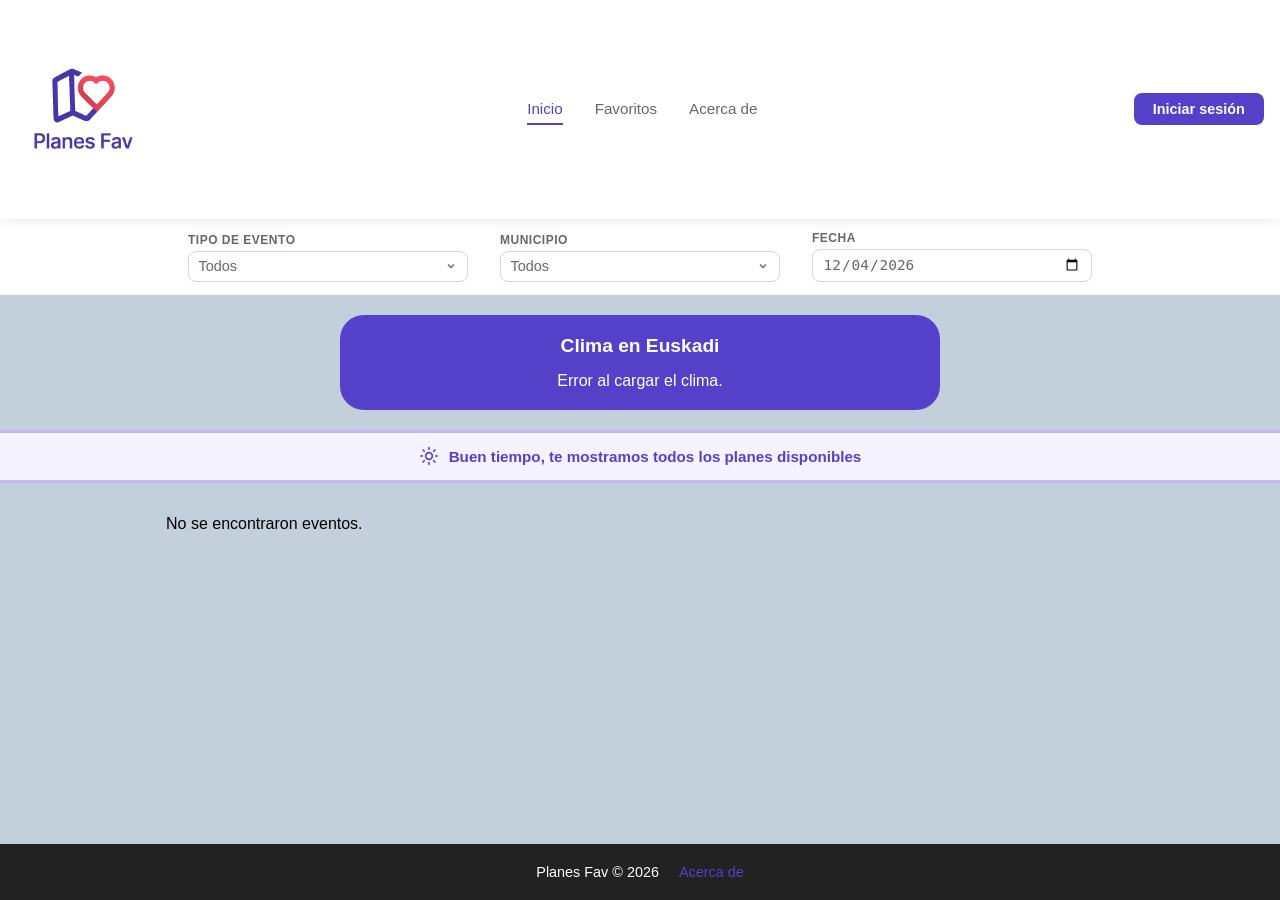
<file: index.html>
<!DOCTYPE html>
<html lang="es">

<head>
  <meta charset="UTF-8">
  <meta name="viewport" content="width=device-width, initial-scale=1.0">
  <title>Home</title>

  <link rel="icon" type="image/x-icon" href="./assets/favicon.ico">
  <link rel="stylesheet" href="src/css/styles.css">
  <link rel="stylesheet" href="src/css/nav.css">
  <link rel="stylesheet" href="src/css/index.css">
  <link rel="stylesheet" href="src/css/card.css">
</head>

<body>

  <nav class="navbar" id="navbar"></nav>

  <section id="filter" class="filter-bar">
    <label class="filter-label">
      <span>Tipo de evento</span>
      <div id="type-container"></div>
    </label>
    <label class="filter-label">
      <span>Municipio</span>
      <div id="municipalities-container"></div>
    </label>
    <label class="filter-label">
      <span>Fecha</span>
      <div id="date-filter"></div>
    </label>
  </section>

  <section id="weather" class="weather-section">
    <div class="weather-card">
      <h2></h2>
      <div id="weather-info" class="weather-content">
        <p>Cargando clima...</p>
      </div>
    </div>
  </section>

  <main id="view-container"></main>

  <footer class="footer" id="footer"></footer>

  <script src="src/components/nav.js"></script>
  <script type="module" src="src/js/index.js"></script>
  <script type="module" src="src/js/definir-card.js"></script>
  <script type="module" src="src/components/footer.js"></script>
  <script type="module" src="./src/js/eventSearcher.js"></script>

</body>

</html>
</file>
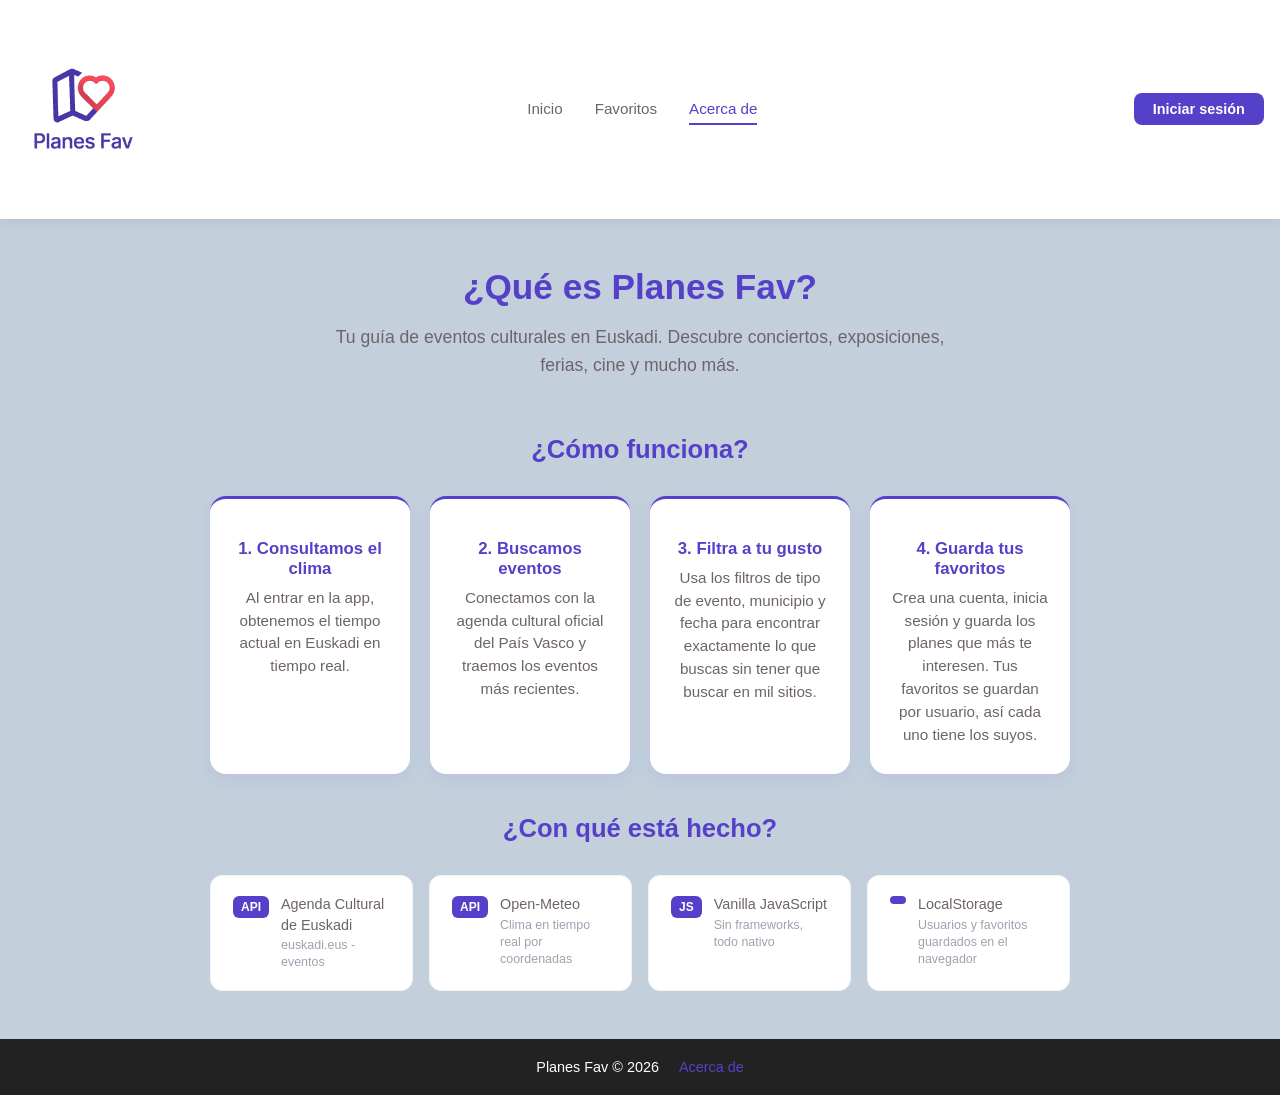
<file: about.html>
<!DOCTYPE html>
<html lang="es">

<head>
    <meta charset="UTF-8">
    <meta name="viewport" content="width=device-width, initial-scale=1.0">
    <title>Acerca de</title>
    <link rel="icon" type="image/x-icon" href="./assets/favicon.ico">
    <link rel="stylesheet" href="src/css/styles.css">
    <link rel="stylesheet" href="src/css/nav.css">
    <link rel="stylesheet" href="src/css/index.css">
    <link rel="stylesheet" href="src/css/about.css">
</head>

<body>

    <nav class="navbar" id="navbar"></nav>

    <main class="page-main">

        <section class="about-hero">
            <h1>¿Qué es Planes Fav?</h1>
            <p>Tu guía de eventos culturales en Euskadi. Descubre conciertos, exposiciones, ferias, cine y mucho más.</p>
        </section>

        <section class="about-section">
            <h2>¿Cómo funciona?</h2>
            <div class="steps">
                <div class="step">
                    <div class="step-icon"></div>
                    <h3>1. Consultamos el clima</h3>
                    <p>Al entrar en la app, obtenemos el tiempo actual en Euskadi en tiempo real.</p>
                </div>
                <div class="step">
                    <div class="step-icon"></div>
                    <h3>2. Buscamos eventos</h3>
                    <p>Conectamos con la agenda cultural oficial del País Vasco y traemos los eventos más recientes.</p>
                </div>
                <div class="step">
                    <div class="step-icon"></div>
                    <h3>3. Filtra a tu gusto</h3>
                    <p>Usa los filtros de tipo de evento, municipio y fecha para encontrar exactamente lo que buscas sin tener que buscar en mil sitios.</p>
                </div>
                <div class="step">
                    <div class="step-icon"></div>
                    <h3>4. Guarda tus favoritos</h3>
                    <p>Crea una cuenta, inicia sesión y guarda los planes que más te interesen. Tus favoritos se guardan por usuario, así cada uno tiene los suyos.</p>
                </div>
            </div>
        </section>

        <section class="about-section about-tech">
            <h2>¿Con qué está hecho?</h2>
            <div class="tech-grid">
                <div class="tech-item">
                    <span class="tech-badge">API</span>
                    <p>Agenda Cultural de Euskadi <br><small>euskadi.eus - eventos</small></p>
                </div>
                <div class="tech-item">
                    <span class="tech-badge">API</span>
                    <p>Open-Meteo <br><small>Clima en tiempo real por coordenadas</small></p>
                </div>
                <div class="tech-item">
                    <span class="tech-badge">JS</span>
                    <p>Vanilla JavaScript <br><small>Sin frameworks, todo nativo</small></p>
                </div>
                <div class="tech-item">
                    <span class="tech-badge"></span>
                    <p>LocalStorage <br><small>Usuarios y favoritos guardados en el navegador</small></p>
                </div>
            </div>
        </section>

    </main>

    <footer class="footer" id="footer"></footer>

    <script src="src/components/nav.js"></script>
    <script type="module" src="src/components/footer.js"></script>

</body>

</html>
</file>
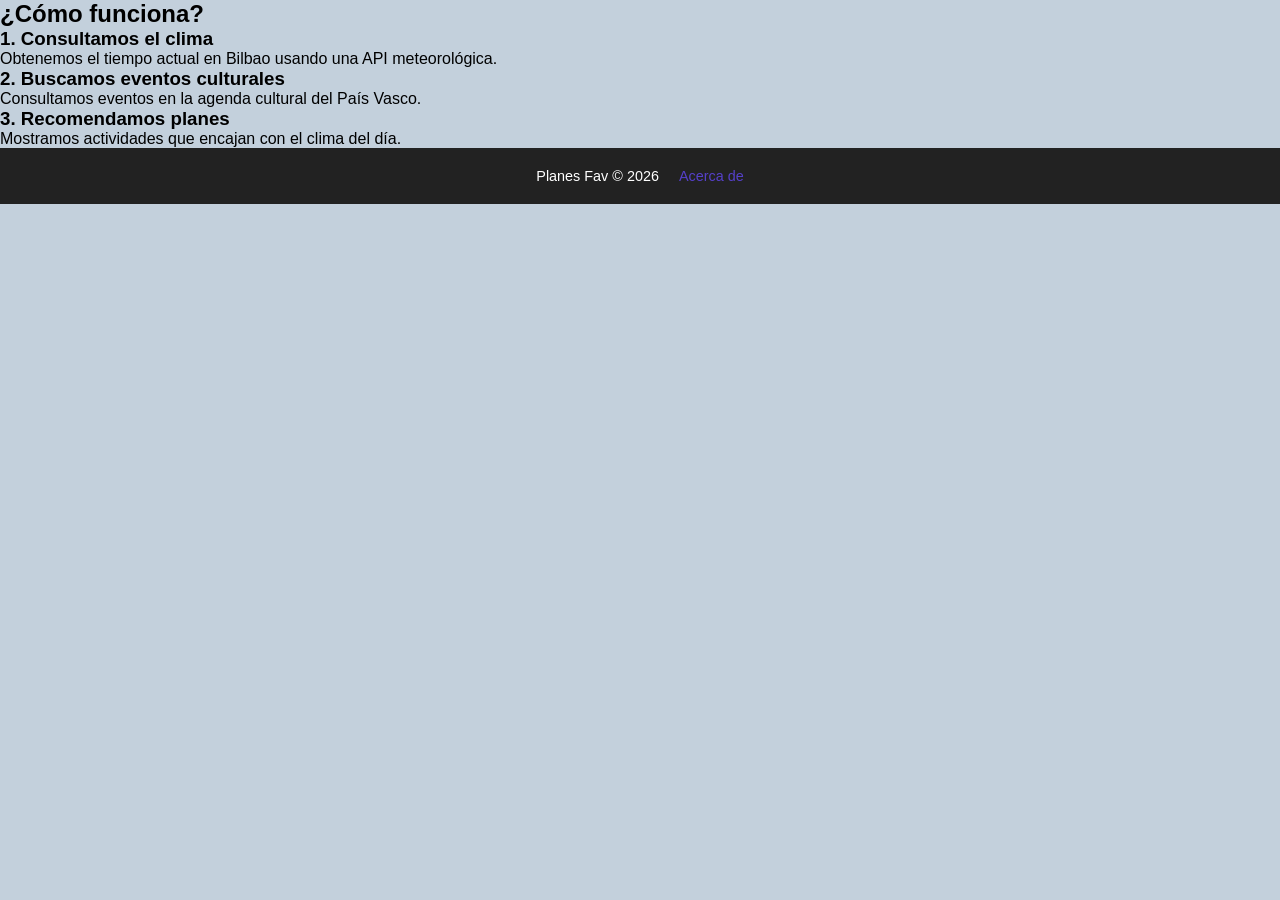
<file: acerca.html>
<!DOCTYPE html>
<html lang="en">

<head>
    <meta charset="UTF-8">
    <meta name="viewport" content="width=device-width, initial-scale=1.0">
    <title>Acerca de</title>
    <link rel="icon" type="image/x-icon" href="./assets/favicon.ico">
    <link rel="stylesheet" href="src/css/index.css">

</head>

<body>
    <section id="about">
        <h2>¿Cómo funciona?</h2>
        <div class="steps">
            <div class="step">
                <h3>1. Consultamos el clima</h3>
                <p>Obtenemos el tiempo actual en Bilbao usando una API meteorológica.</p>
            </div>
            <div class="step">
                <h3>2. Buscamos eventos culturales</h3>
                <p>Consultamos eventos en la agenda cultural del País Vasco.</p>
            </div>
            <div class="step">
                <h3>3. Recomendamos planes</h3>
                <p>Mostramos actividades que encajan con el clima del día.</p>
            </div>
        </div>
    </section>
    <footer class="footer" id="footer"> </footer>
    <script type="module" src="src/components/footer.js"></script>

</body>

</html>
</file>
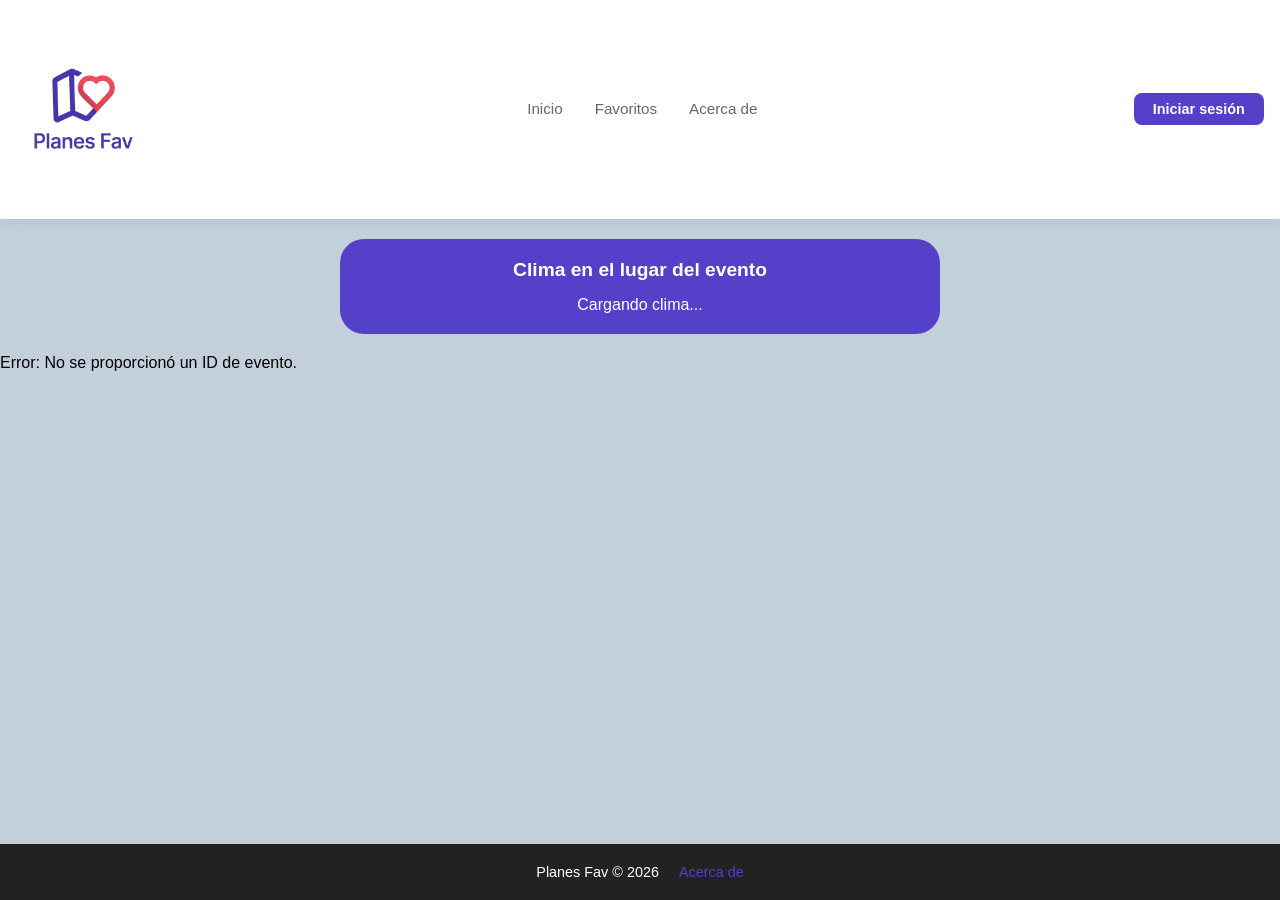
<file: details-card.html>
<!DOCTYPE html>
<html lang="es">

<head>
    <meta charset="UTF-8">
    <meta name="viewport" content="width=device-width, initial-scale=1.0">
    <title>Detalle del evento</title>
    <link rel="icon" type="image/x-icon" href="./assets/favicon.ico">
    <link rel="stylesheet" href="src/css/styles.css">
    <link rel="stylesheet" href="src/css/nav.css">
    <link rel="stylesheet" href="src/css/index.css">
    <link rel="stylesheet" href="src/css/card.css">
</head>

<body>

    <nav class="navbar" id="navbar"></nav>

    <section id="weather" class="weather-section">
        <div class="weather-card">
            <h2>Clima en el lugar del evento</h2>
            <div id="weather-info" class="weather-content">
                <p>Cargando clima...</p>
            </div>
        </div>
    </section>

    <main id="view-container-details"></main>

    <footer class="footer" id="footer"></footer>

    <script src="src/components/nav.js"></script>
    <script type="module" src="src/js/details-card.js"></script>
    <script type="module" src="src/components/footer.js"></script>

</body>

</html>
</file>
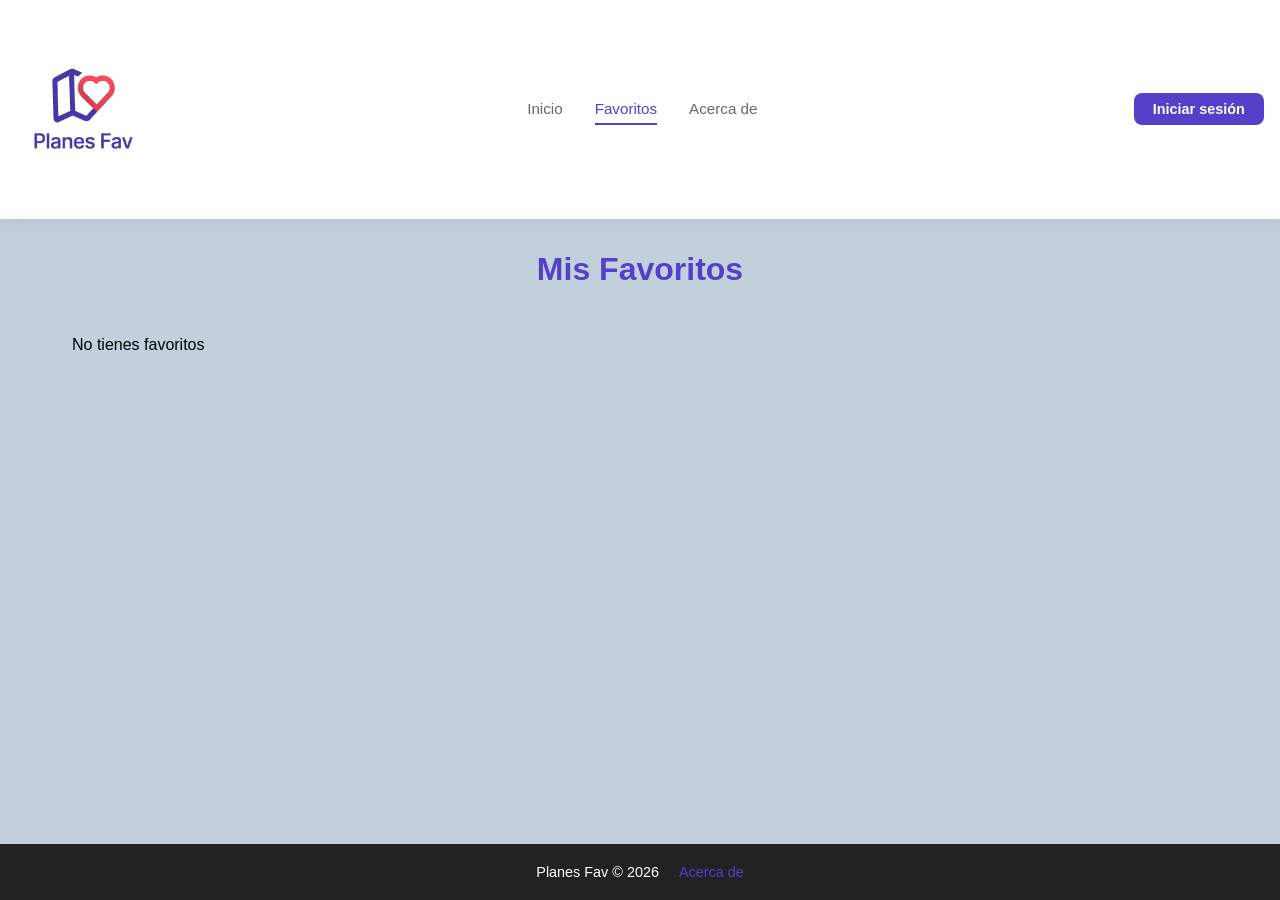
<file: favorites.html>
<!DOCTYPE html>
<html lang="es">

<head>
    <meta charset="UTF-8">
    <meta name="viewport" content="width=device-width, initial-scale=1.0">
    <title>Favoritos</title>

    <link rel="icon" type="image/x-icon" href="./assets/favicon.ico">
    <link rel="stylesheet" href="src/css/styles.css">
    <link rel="stylesheet" href="src/css/nav.css">
    <link rel="stylesheet" href="src/css/index.css">
    <link rel="stylesheet" href="src/css/card.css">
    <link rel="stylesheet" href="src/css/favorites.css">
</head>

<body>

    <nav class="navbar" id="navbar"></nav>

    <main>
        <h1 class="favorites-header">Mis Favoritos</h1>
        <section id="favorites-container" class="cards-container">
            <p>Cargando favoritos...</p>
        </section>
    </main>

    <footer class="footer" id="footer"></footer>

    <script src="src/components/nav.js"></script>
    <script type="module" src="src/js/favorites.js"></script>
    <script type="module" src="src/components/footer.js"></script>

</body>

</html>
</file>
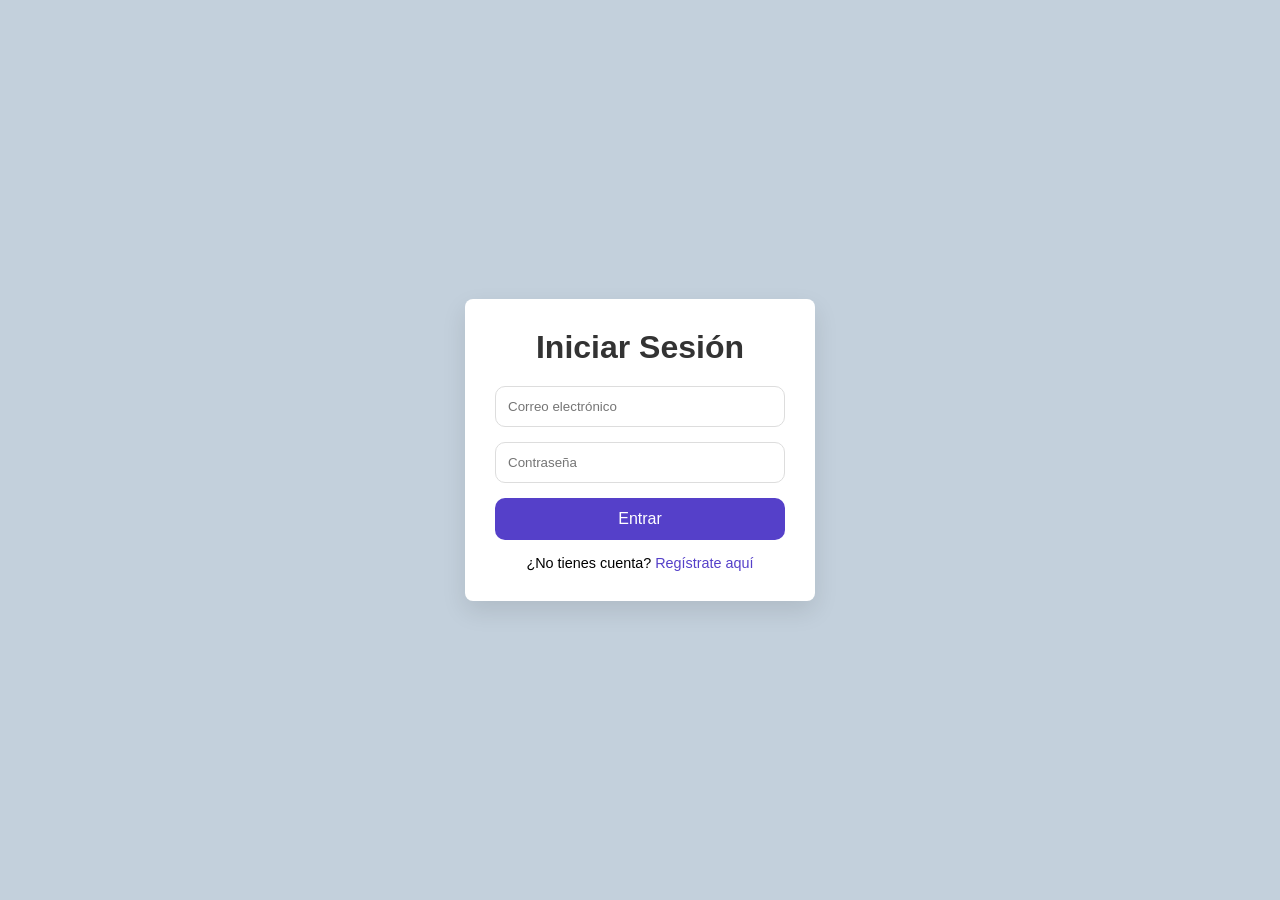
<file: login.html>
<!DOCTYPE html>
<html lang="es">

<head>
    <meta charset="UTF-8">
    <meta name="viewport" content="width=device-width, initial-scale=1.0">
    <title>Acceso</title>
    <link rel="stylesheet" href="src/css/login.css">
</head>

<body>
    <div class="container">

        <form id="login-form" class="form-box">
            <h1>Iniciar Sesión</h1>
            <input type="email" placeholder="Correo electrónico" required>
            <input type="password" placeholder="Contraseña" required>
            <button type="submit">Entrar</button>
            <p>¿No tienes cuenta? <a href="#" id="show-register">Regístrate aquí</a></p>
        </form>


        <form id="register-form" class="form-box hidden">
            <h1>Crear Cuenta</h1>
            <input type="text" id="name" placeholder="Nombre completo" required>
            <input type="email" id="email" placeholder="Correo electrónico" required>
            <input type="password" id="reg-pass1" class="password" placeholder="Crea una contraseña" required>
            <input type="password" id="reg-pass2" class="password" placeholder="Repite la contraseña" required>
            <span id="incorrect">Las contraseñas no coinciden</span>
            <button type="submit" id="register">Registrarse</button>
            <p>¿Ya tienes cuenta? <a href="#" id="show-login">Inicia sesión</a></p>
        </form>
    </div>

    <script type="module" src="src/js/login.js"></script>
</body>

</html>
</file>
<file: src/css/styles.css>
:root {
    --primary: #5540C9;
    --secondary: #c3d0dc;
    --bg-btn-hover: #6366f1;
    --bg-card: #ffffff;
    --text-main: #6E636B;
    --text-light: #f3f4f6;
    --icon-fav: #ff4b5c;
}

* {
    box-sizing: border-box;
    padding: 0;
    margin: 0;
}

body {
    background: var(--secondary);
    font-family: sans-serif;
    min-height: 100vh;
    display: flex;
    flex-direction: column;
}

main,
.page-main {
    flex: 1;
}

button {
    width: 100%;
    padding: 12px;
    background-color: var(--primary);
    color: var(--bg-card);
    border: none;
    border-radius: 10px;
    cursor: pointer;
    font-size: 16px;
}

button:hover {
    background-color: var(--bg-btn-hover);
}

a {
    color: var(--primary);
    text-decoration: none;
}

a:hover {
    color: var(--bg-btn-hover);
}
</file>
<file: src/css/nav.css>
.navbar {
    display: flex;
    justify-content: space-between;
    align-items: center;
    padding: 0.75rem 2rem;
    background: var(--bg-card);
    box-shadow: 0 2px 12px rgba(0, 0, 0, 0.08);
    position: sticky;
    top: 0;
    z-index: 100;
}

.nav-left .logo {
    width: 120px;
    height: auto;
    object-fit: contain;
    display: block;
}

.nav-links {
    display: flex;
    gap: 2rem;
    align-items: center;
}

.nav-links a {
    color: var(--text-main);
    font-weight: 500;
    font-size: 0.95rem;
    padding: 0.4rem 0;
    border-bottom: 2px solid transparent;
    transition: 0.2s;
}

.nav-links a:hover,
.nav-links a.active {
    color: var(--primary);
    border-bottom-color: var(--primary);
}

.nav-right {
    display: flex;
    align-items: center;
    gap: 1rem;
}

.nav-user {
    display: flex;
    align-items: center;
    gap: 0.75rem;
}

.nav-username {
    font-size: 0.9rem;
    color: var(--text-main);
    font-weight: 500;
}

.btn-login,
.btn-logout {
    width: auto;
    padding: 0.5rem 1.2rem;
    font-size: 0.9rem;
    border-radius: 8px;
    cursor: pointer;
    font-weight: 600;
    transition: 0.2s;
}

.btn-login {
    background: var(--primary);
    color: var(--bg-card);
    border: none;
}

.btn-login:hover {
    background: var(--bg-btn-hover);
}

.btn-logout {
    background: transparent;
    color: var(--primary);
    border: 2px solid var(--primary);
}

.btn-logout:hover {
    background: var(--primary);
    color: var(--bg-card);
}

@media (max-width: 600px) {
    .navbar {
        flex-wrap: wrap;
        gap: 0.75rem;
        padding: 0.75rem 1rem;
    }

    .nav-links {
        order: 3;
        width: 100%;
        justify-content: center;
        gap: 1.5rem;
    }

    .nav-left,
    .nav-right {
        flex: 1;
    }

    .nav-right {
        justify-content: flex-end;
    }
}
</file>
<file: src/css/index.css>
@import url('styles.css');

.navbar {
    display: flex;
    justify-content: space-between;
    align-items: center;
    padding: 0.5rem 1rem;
}

.nav-left .logo {
    width: 135px;
    height: auto;
    object-fit: contain;
}

.filter-bar {
    display: flex;
    flex-direction: row;
    flex-wrap: wrap;
    justify-content: center;
    gap: 2rem;
    align-items: flex-end;
    padding: 0.75rem 1.5rem;
    background: var(--bg-card);
    border-bottom: 1px solid var(--text-light);
}

.filter-label {
    display: flex;
    flex-direction: column;
    gap: 0.25rem;
    flex: 1 1 160px;
    min-width: 0;
    max-width: 280px;
}

.filter-label span {
    font-size: 0.75rem;
    font-weight: 600;
    color: var(--text-main);
    text-transform: uppercase;
    letter-spacing: 0.5px;
}

.filter-label select,
.filter-label input[type="date"],
.filter-label #date-filter input {
    width: 100%;
    padding: 0.4rem 0.6rem;
    border: 1px solid #d1d5db;
    border-radius: 8px;
    font-size: 0.9rem;
    background: white;
    color: var(--text-main);
}

.weather-section {
    display: flex;
    justify-content: center;
    padding: 20px;
}

.weather-card {
    background: var(--primary);
    border-radius: 24px;
    padding: 20px 40px;
    color: var(--bg-card);
    text-align: center;
    width: 100%;
    max-width: 600px;
}

.weather-card h2 {
    font-size: 1.2rem;
    margin-bottom: 15px;
    font-weight: 600;
}

.weather-content {
    display: flex;
    gap: 30px;
    justify-content: center;
    align-items: center;
    flex-wrap: wrap; 
}

.weather-item {
    display: flex;
    flex-direction: column;
    gap: 4px;
}

.weather-item .label {
    font-size: 0.7rem;
    text-transform: uppercase;
    letter-spacing: 1px;
    opacity: 0.8;
}

.weather-item .value {
    font-size: 1.1rem;
    font-weight: 600;
}

.weather-state {
    display: flex;
    align-items: center;
    gap: 6px;
}

.weather-state svg {
    flex-shrink: 0;
    stroke: var(--bg-card);
}

.footer {
    display: flex;
    justify-content: center;
    align-items: center;
    gap: 20px;
    padding: 20px;
    background: #222;
    color: #fff;
    font-size: 0.9rem;
    flex-shrink: 0;
}

.footer p { margin: 0; }

#view-container { flex: 1; }

@media (max-width: 600px) {
    .filter-bar {
        flex-direction: column;
        padding: 0.75rem 1rem;
        gap: 0.75rem;
    }

    .filter-label {
        flex: unset;
        width: 100%;
        max-width: 100%;
    }

    .weather-card {
        padding: 16px 20px;
    }

    .weather-content {
        gap: 16px;
    }

    .footer {
        flex-direction: column;
        gap: 8px;
        padding: 16px;
        font-size: 0.85rem;
    }
}

.custom-select {
    position: relative;
    width: 100%;
    user-select: none;
}

.custom-select__selected {
    display: flex;
    justify-content: space-between;
    align-items: center;
    padding: 0.4rem 0.6rem;
    border: 1px solid #d1d5db;
    border-radius: 8px;
    font-size: 0.9rem;
    background: white;
    color: var(--text-main);
    cursor: pointer;
    transition: 0.2s;
}

.custom-select.open .custom-select__selected {
    border-color: var(--primary);
    border-bottom-left-radius: 0;
    border-bottom-right-radius: 0;
}

.custom-select__arrow {
    display: flex;
    align-items: center;
    transition: 0.2s;
    color: var(--text-main);
    flex-shrink: 0;
}

.custom-select.open .custom-select__arrow {
    transform: rotate(180deg);
}

.custom-select__list {
    display: none;
    position: absolute;
    top: 100%;
    left: 0;
    right: 0;
    background: white;
    border: 1px solid var(--primary);
    border-top: none;
    border-radius: 0 0 8px 8px;
    list-style: none;
    max-height: 220px;
    overflow-y: auto;
    z-index: 200;
    box-shadow: 0 8px 20px rgba(85, 64, 201, 0.12);
}

.custom-select.open .custom-select__list {
    display: block;
}

.custom-select__option {
    padding: 0.5rem 0.75rem;
    font-size: 0.9rem;
    color: var(--text-main);
    cursor: pointer;
    transition: 0.15s;
}

.custom-select__option:hover {
    background: #f3f0ff;
    color: var(--primary);
}

.custom-select__option.active {
    background: #ede9fe;
    color: var(--primary);
    font-weight: 600;
}
</file>
<file: src/css/card.css>
@import url('styles.css');

.card {
    background: var(--bg-card);
    border-radius: 20px;
    overflow: hidden;
    box-shadow: 0 10px 25px rgba(0, 0, 0, 0.1);
    margin: 15px 0;
    font-family: sans-serif;
    transition: 0.2s;
}

.card:hover {
    transform: translateY(-4px);
    box-shadow: 0 16px 32px rgba(0, 0, 0, 0.13);
}

.card-header {
    position: relative;
    height: 280px;
}

.card-img {
    width: 100%;
    height: 100%;
    object-fit: cover;
}

.icon-fav {
    position: absolute;
    top: 15px;
    right: 15px;
    background: rgba(255, 255, 255, 0.8);
    padding: 8px;
    border-radius: 50%;
    width: 35px;
    height: 35px;
    display: flex;
    align-items: center;
    justify-content: center;
    cursor: pointer;
}

.icon-fav svg {
    transition: all 0.3s ease;
    cursor: pointer;
    fill: none;
    stroke: currentColor;
    width: 18px;
    height: 18px;
}

.icon-fav.active {
    background: var(--icon-fav);
    border-color: var(--icon-fav);
}

.icon-fav.active svg {
    fill: var(--bg-card);
    stroke: var(--bg-card);
    transform: scale(1.2);
}

.type-badge {
    position: absolute;
    bottom: 15px;
    left: 15px;
    background: var(--primary);
    color: var(--bg-card);
    padding: 4px 12px;
    border-radius: 10px;
    font-size: 0.8rem;
    font-weight: bold;
}

.card-content {
    padding: 20px;
}

.card-title-details {
    margin: 0;
    font-size: 1.4rem;
    color: var(--text-main);
}

.card-title {
    font-size: 1.2rem;
    color: var(--text-main);
    margin: 0 0 4px;
    line-height: 1.3;
    display: -webkit-box;
    -webkit-line-clamp: 2;
    line-clamp: 2;
    -webkit-box-orient: vertical;
    overflow: hidden;
}

.card-location {
    color: var(--text-main);
    font-size: 0.85rem;
    margin: 4px 0 12px;
    opacity: 0.8;
}

.card-dates {
    display: flex;
    justify-content: space-between;
    align-items: center;
    background: var(--text-light);
    padding: 10px;
    border-radius: 12px;
    margin-bottom: 15px;
}

.card-date {
    order: 3;
    margin-top: 15px;
    font-size: 0.85rem;
}

.date-item {
    display: flex;
    flex-direction: column;
    text-align: center;
    flex: 1;
}

.date-item small {
    font-size: 0.6rem;
    color: #9ca3af;
    letter-spacing: 1px;
    text-transform: uppercase;
}

.date-item span {
    font-size: 0.85rem;
    font-weight: bold;
    color: var(--text-main);
}

.date-sep {
    width: 1px;
    height: 20px;
    background: #d1d5db;
}

.card-description {
    font-size: 0.95rem;
    line-height: 1.5;
    color: #4b5563;
    margin-bottom: 20px;
}

.card-footer {
    display: flex;
    justify-content: space-between;
    align-items: center;
    border-top: 1px solid var(--text-light);
    padding-top: 15px;
    position: relative;
}

.price-tag {
    font-size: 1.1rem;
    font-weight: 800;
    color: var(--primary);
}

.btn-buy {
    background: var(--primary);
    color: var(--bg-card);
    text-decoration: none;
    padding: 8px 18px;
    border-radius: 10px;
    font-weight: bold;
    font-size: 0.9rem;
    transition: 0.2s;
    display: inline-block;
}

.btn-buy:hover {
    background: var(--bg-btn-hover);
    color: var(--bg-card);
}

#view-container {
    display: grid;
    grid-template-columns: repeat(auto-fill, minmax(300px, 1fr));
    gap: 1.5rem;
    padding: 2rem;
    max-width: 1200px;
    margin: 0 auto;
}

.cards-container {
    display: grid;
    grid-template-columns: repeat(auto-fill, minmax(300px, 1fr));
    gap: 1.5rem;
    padding: 2rem;
    max-width: 1200px;
    margin: 0 auto;
}

@media (max-width: 600px) {

    #view-container,
    .cards-container {
        grid-template-columns: 1fr;
        padding: 1rem;
        gap: 1rem;
    }

    .card {
        width: 100%;
    }

    .card:hover {
        transform: none;
    }

    .card-header {
        height: 200px;
    }

    .card-title {
        font-size: 1.1rem;
    }
}

@media (min-width: 1024px) {
    .card-header {
        height: 320px;
    }
}
</file>
<file: src/css/about.css>
@import url('styles.css');

.about-hero {
    text-align: center;
    padding: 3rem 20px 1rem;
    max-width: 700px;
    margin: 0 auto;
}

.about-hero h1 {
    font-size: 2.2rem;
    color: var(--primary);
    margin-bottom: 1rem;
}

.about-hero p {
    font-size: 1.1rem;
    color: var(--text-main);
    line-height: 1.6;
}

.about-section {
    max-width: 900px;
    margin: 2.5rem auto;
    padding: 0 20px;
    text-align: center;
}

.about-section h2 {
    font-size: 1.6rem;
    margin-bottom: 2rem;
    color: var(--primary);
}

.steps {
    display: flex;
    flex-wrap: wrap;
    gap: 20px;
    justify-content: center;
}

.step {
    background: var(--bg-card);
    padding: 28px 22px;
    border-radius: 16px;
    box-shadow: 0 6px 18px rgba(85, 64, 201, 0.08);
    flex: 1 1 200px;
    transition: 0.3s;
    border-top: 3px solid var(--primary);
}

.step:hover {
    transform: translateY(-6px);
    box-shadow: 0 12px 28px rgba(85, 64, 201, 0.15);
}

.step-icon {
    font-size: 2rem;
    margin-bottom: 0.75rem;
}

.step h3 {
    font-size: 1.05rem;
    color: var(--primary);
    margin-bottom: 8px;
    font-weight: 700;
}

.step p {
    font-size: 0.95rem;
    color: var(--text-main);
    line-height: 1.5;
}

.about-tech {
    margin-bottom: 3rem;
}

.tech-grid {
    display: flex;
    flex-wrap: wrap;
    gap: 16px;
    justify-content: center;
}

.tech-item {
    background: var(--bg-card);
    border: 1px solid var(--text-light);
    border-radius: 12px;
    padding: 18px 22px;
    flex: 1 1 180px;
    text-align: left;
    display: flex;
    align-items: flex-start;
    gap: 12px;
    transition: 0.2s;
}

.tech-item:hover {
    box-shadow: 0 6px 18px rgba(85, 64, 201, 0.1);
}

.tech-badge {
    background: var(--primary);
    color: var(--bg-card);
    font-size: 0.75rem;
    font-weight: bold;
    padding: 4px 8px;
    border-radius: 6px;
    white-space: nowrap;
    margin-top: 2px;
    flex-shrink: 0;
}

.tech-item p {
    font-size: 0.9rem;
    color: var(--text-main);
    line-height: 1.4;
}

.tech-item small {
    display: block;
    font-size: 0.78rem;
    color: #9ca3af;
    margin-top: 2px;
}

@media (max-width: 600px) {
    .about-hero h1 {
        font-size: 1.7rem;
    }

    .steps,
    .tech-grid {
        flex-direction: column;
        align-items: stretch;
    }

    .step,
    .tech-item {
        flex: unset;
        width: 100%;
    }
}
</file>
<file: src/css/favorites.css>
@import url('styles.css');

.favorites-header {
    text-align: center;
    padding: 2rem 0 1rem;
    color: var(--primary);
    font-size: 2rem;
}

@media (max-width: 600px) {
    .favorites-header {
        font-size: 1.6rem;
        padding: 1.5rem 1rem 0.5rem;
    }
}
</file>
<file: src/css/login.css>
@import url('styles.css');

body {
    display: flex;
    justify-content: center;
    align-items: center;
    min-height: 100vh;
    margin: 0;
    background: var(--secondary);
}

.container {
    background: var(--bg-card);
    padding: 30px;
    border-radius: 8px;
    box-shadow: 0 10px 25px rgba(0, 0, 0, 0.1);
    width: 100%;
    max-width: 350px;
}

h1 {
    text-align: center;
    color: #333;
    margin-bottom: 20px;
}

input {
    width: 100%;
    padding: 12px;
    margin-bottom: 15px;
    border: 1px solid #ddd;
    border-radius: 10px;
    box-sizing: border-box;
}

p {
    text-align: center;
    margin-top: 15px;
    font-size: 0.9em;
}

.form-box {
    display: block;
}

#incorrect {
    display: none;
    color: var(--icon-fav);
    margin-bottom: 5px;
}

.hidden {
    display: none;
}
</file>
